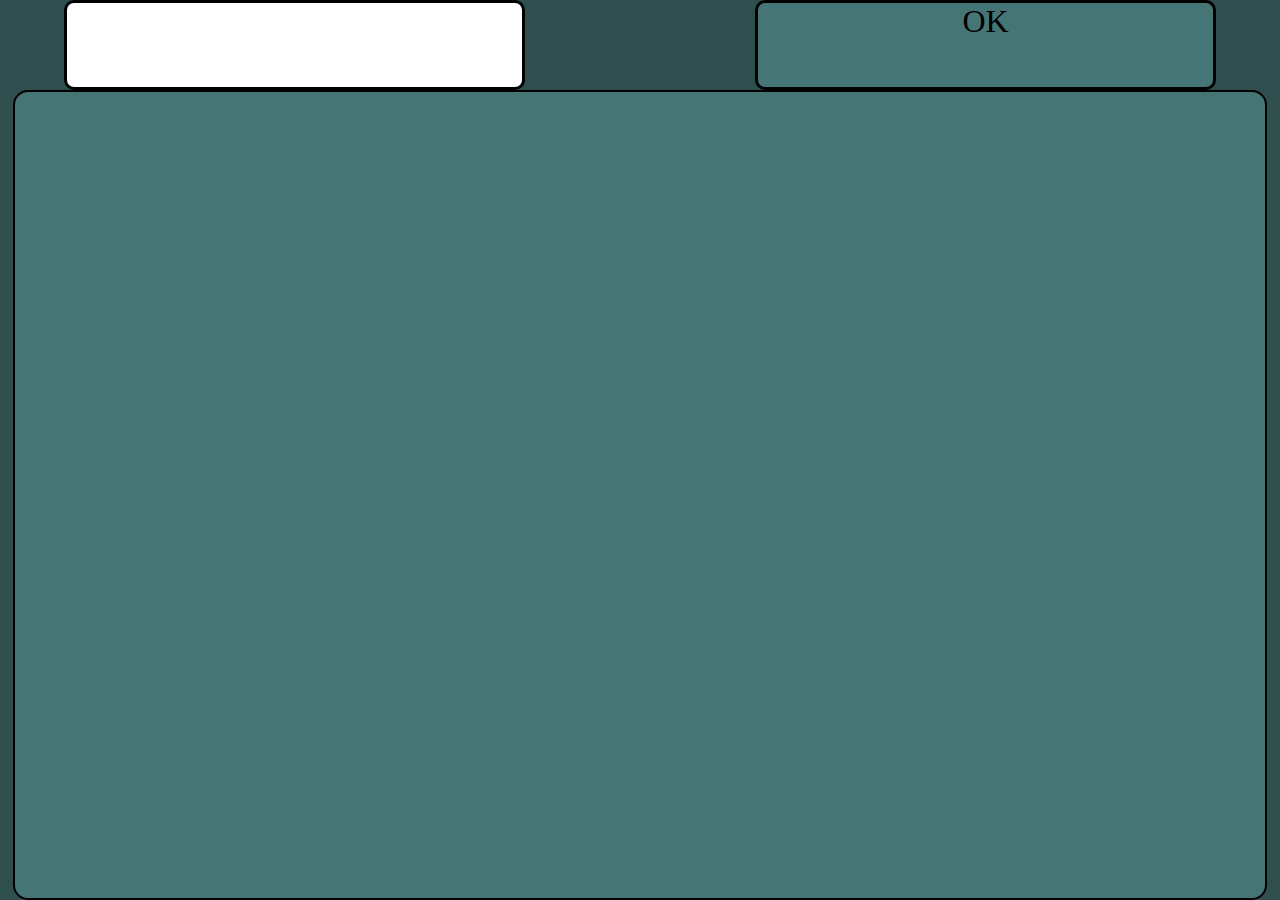
<file: Ajax 4 youtube1/index.html>
<!DOCTYPE html>
<html lang="en">

<head>
    <meta charset="UTF-8">
    <meta http-equiv="X-UA-Compatible" content="IE=edge">
    <meta name="viewport" content="width=device-width, initial-scale=1.0">
    <link rel="stylesheet" href="./style.css">
    <title>fetch</title>
</head>

<body>
    <div class="container">
        <div class="ids inpBtn">
            <input id="input" type="text">
            <div class="ok" id="ok" >OK</div>
        </div>
        <div class="main" id="main"></div>
    </div>
    <script src="./jquery-3.7.0.min.js"></script>
    <script src="./script.js"></script>
</body>

</html>
</file>
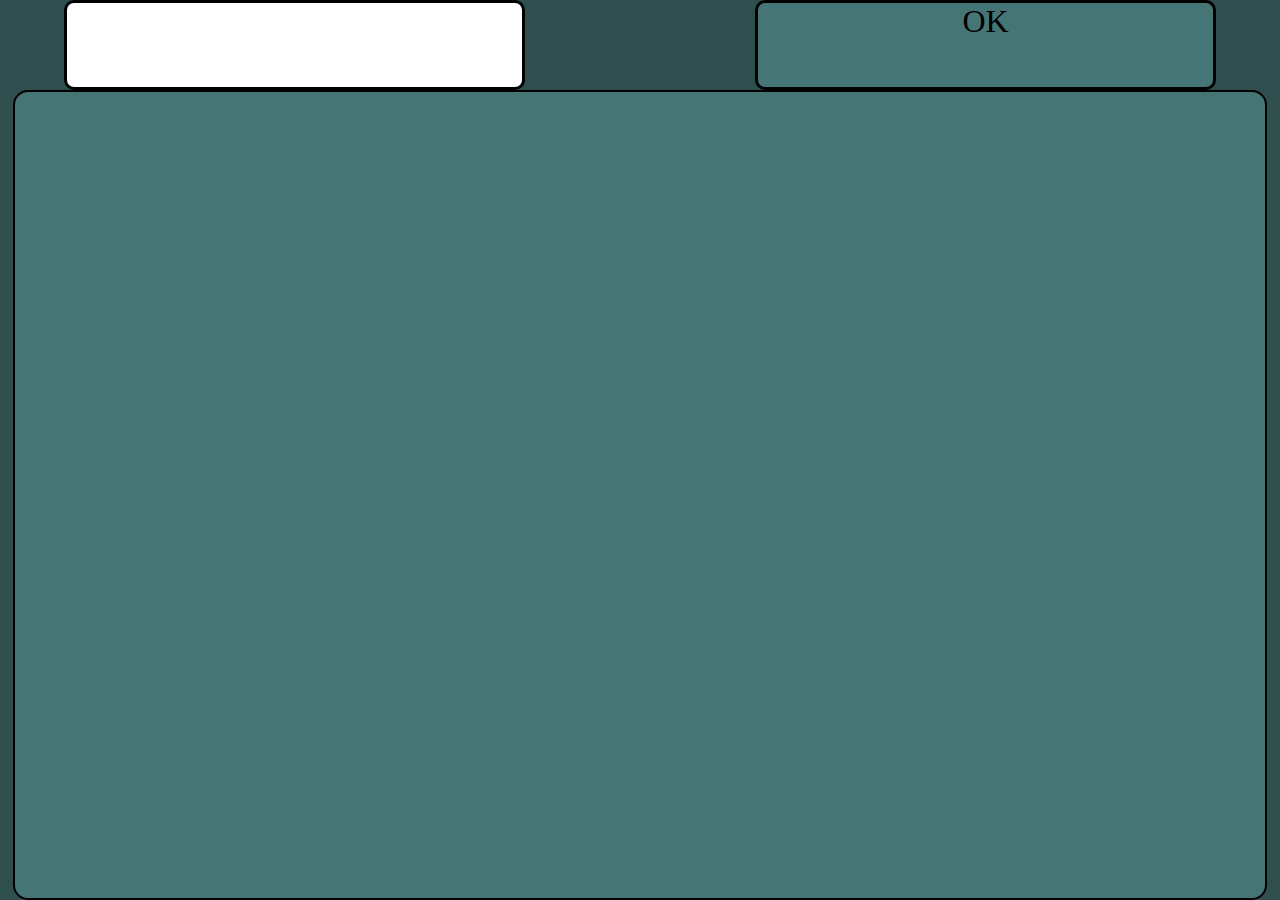
<file: Ajax 5 youtube2/index.html>
<!DOCTYPE html>
<html lang="en">

<head>
    <meta charset="UTF-8">
    <meta http-equiv="X-UA-Compatible" content="IE=edge">
    <meta name="viewport" content="width=device-width, initial-scale=1.0">
    <link rel="stylesheet" href="./style.css">
    <title>fetch</title>
</head>

<body>
    <div class="container">
        <div class="ids inpBtn">
            <input id="input" type="text">
            <div class="ok" id="ok">OK</div>
        </div>
        <div class="main" id="main"></div>
    </div>















    <script src="./jquery-3.7.0.min.js"></script>
    <script src="./script.js"></script>
</body>

</html>
</file>
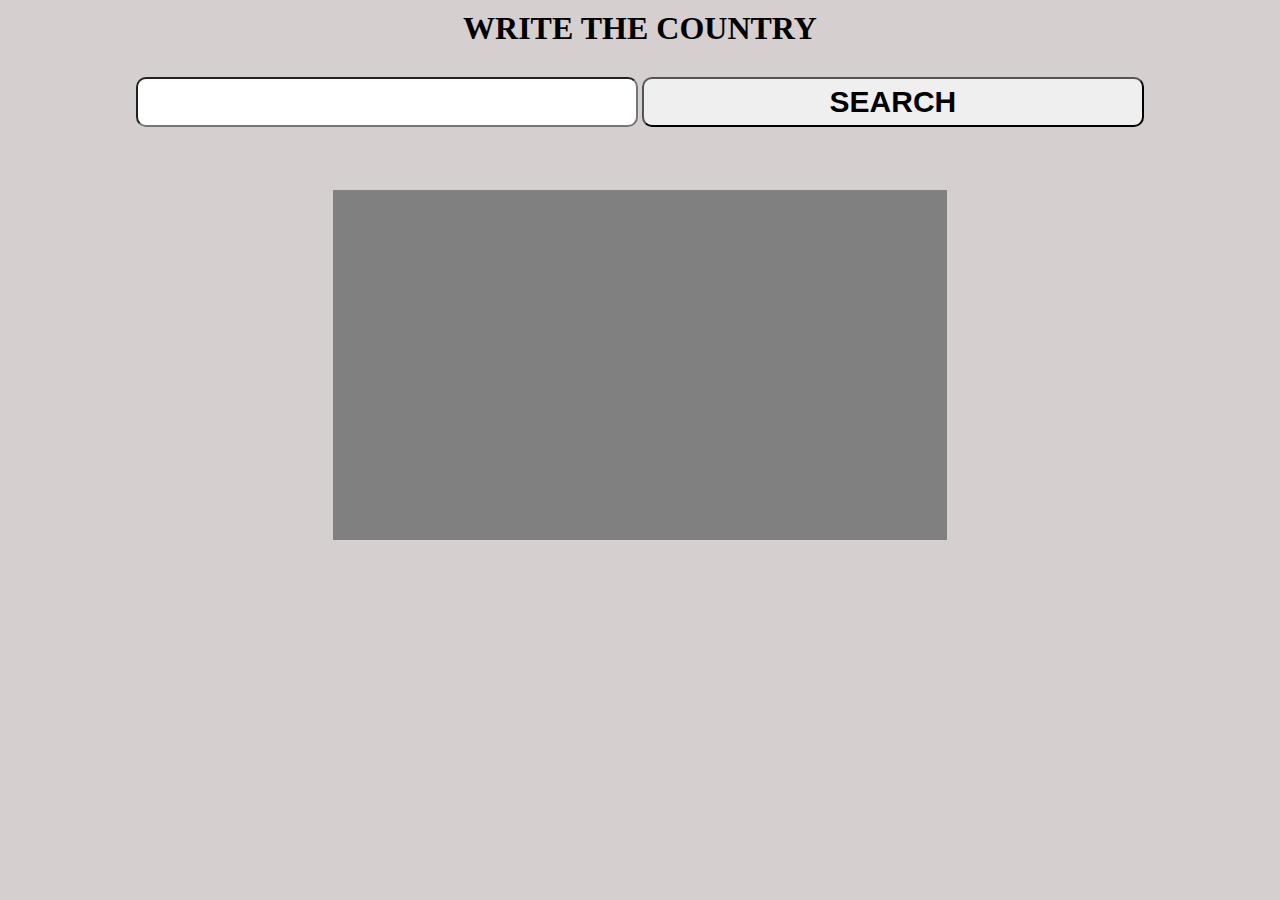
<file: Ajax 6 weather/index.html>
<!DOCTYPE html>
<html lang="en">

<head>
    <meta charset="UTF-8">
    <meta name="viewport" content="width=device-width, initial-scale=1.0">
    <title>Weather</title>
    <link rel="stylesheet" href="./style.css">
</head>

<body>
    <div class="container">
        <div id="top" class="top">
            <h1>Write the country</h1>
            <input id="input" type="text">
            <button id="ok">SEARCH</button>
        </div>
        <div id="display" class="display">
            <p id="pCity"></p>
            <p id="pShort"></p>
            <p id="pTemp"></p>
        </div>
    </div>








    <script src="./jquery-3.7.0.min.js"></script>
    <script src="./script.js"></script>
</body>

</html>
</file>
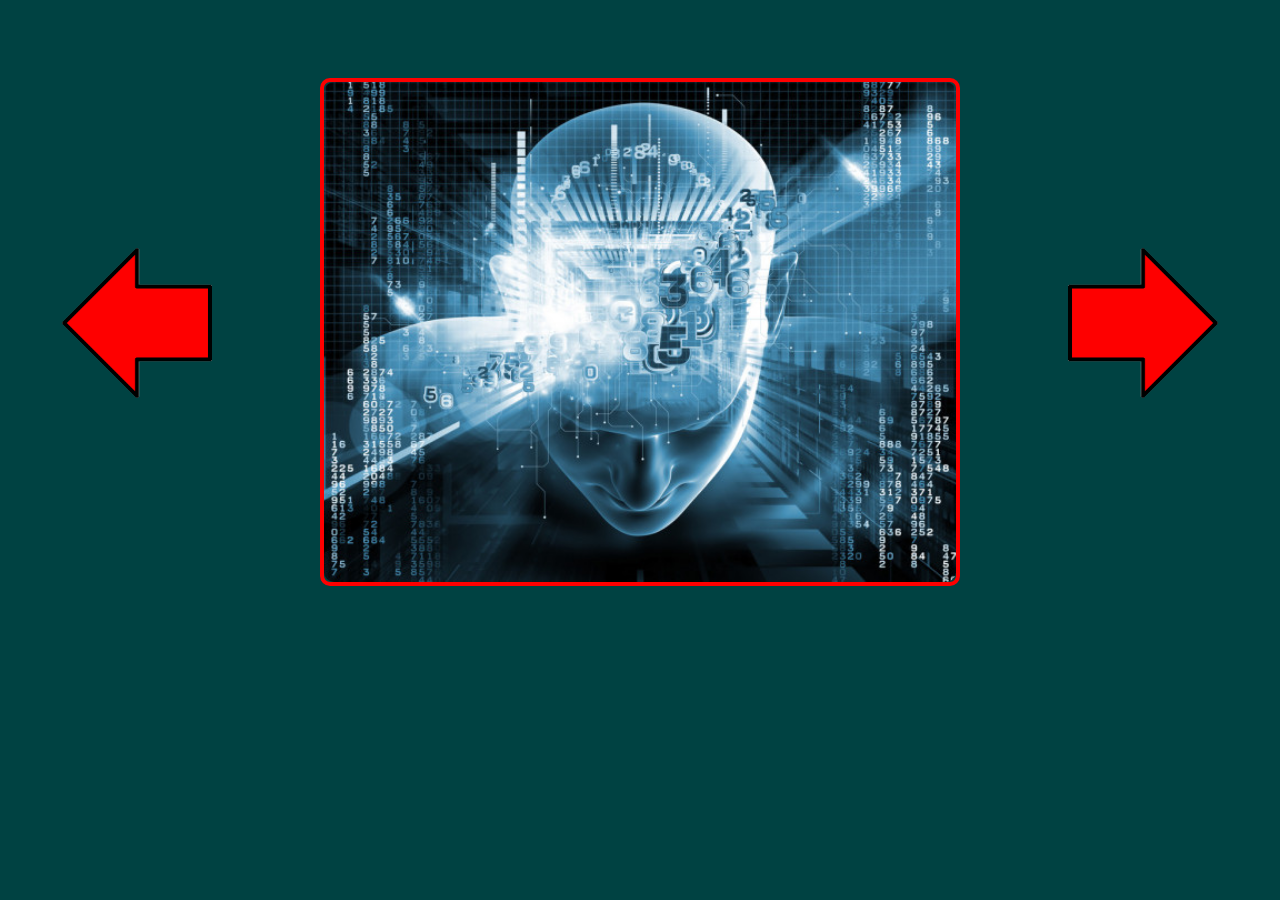
<file: jQuery Carousell 2/index.html>
<!DOCTYPE html>
<html lang="en">
<head>
    <meta charset="UTF-8">
    <meta name="viewport" content="width=device-width, initial-scale=1.0">
    <title>jQuery carousell 1</title>
</head>
<body>

    <script src="./jquery_min.js"></script>
    <script src="./script.js"></script>
    
</body>
</html>
</file>
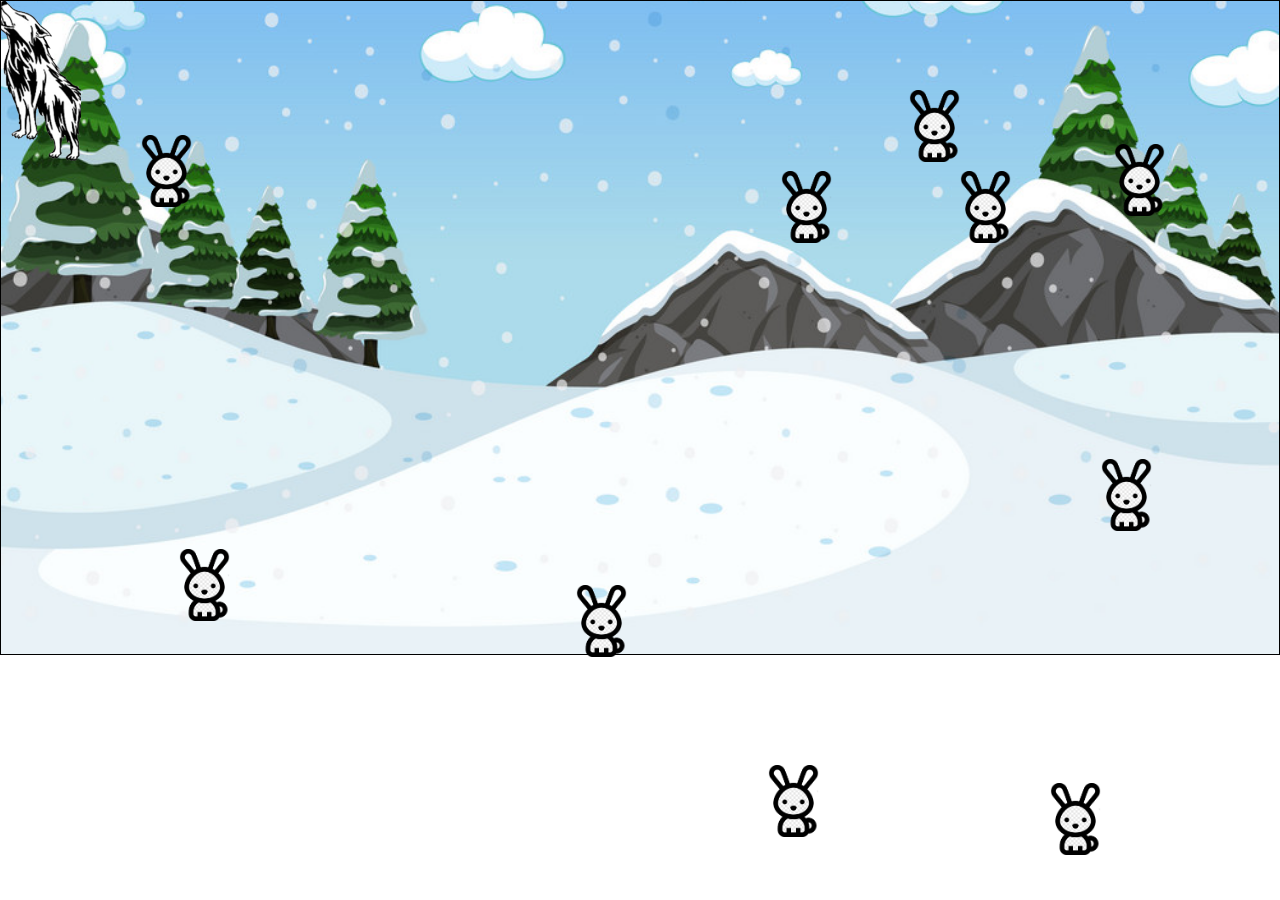
<file: JS DOM 11 Woolf/index.html>
<!-- <!DOCTYPE html> -->
<html lang="en">

<head>
    <meta charset="UTF-8">
    <meta http-equiv="X-UA-Compatible" content="IE=edge">
    <meta name="viewport" content="width=device-width, initial-scale=1.0">
    <title>Wolf game</title>
    <link rel="stylesheet" href="./style.css">
</head>

<body>
    <div id="field">
        <!-- <img src="./bg.jpg"> -->
        <div id="wolf">
        </div>
        <div class="rab" id="rabbit1" onmouseover="f(id)"></div>
        <div class="rab" id="rabbit2" onmouseover="f(id)"></div>
        <div class="rab" id="rabbit3" onmouseover="f(id)"></div>
        <div class="rab" id="rabbit4" onmouseover="f(id)"></div>
        <div class="rab" id="rabbit5" onmouseover="f(id)"></div>
        <div class="rab" id="rabbit6" onmouseover="f(id)"></div>
        <div class="rab" id="rabbit7" onmouseover="f(id)"></div>
        <div class="rab" id="rabbit8" onmouseover="f(id)"></div>
        <div class="rab" id="rabbit9" onmouseover="f(id)"></div>
        <div class="rab" id="rabbit10" onmouseover="f(id)"></div>
    </div>







    <script src="./script.js"></script>
</body>

</html>
</file>
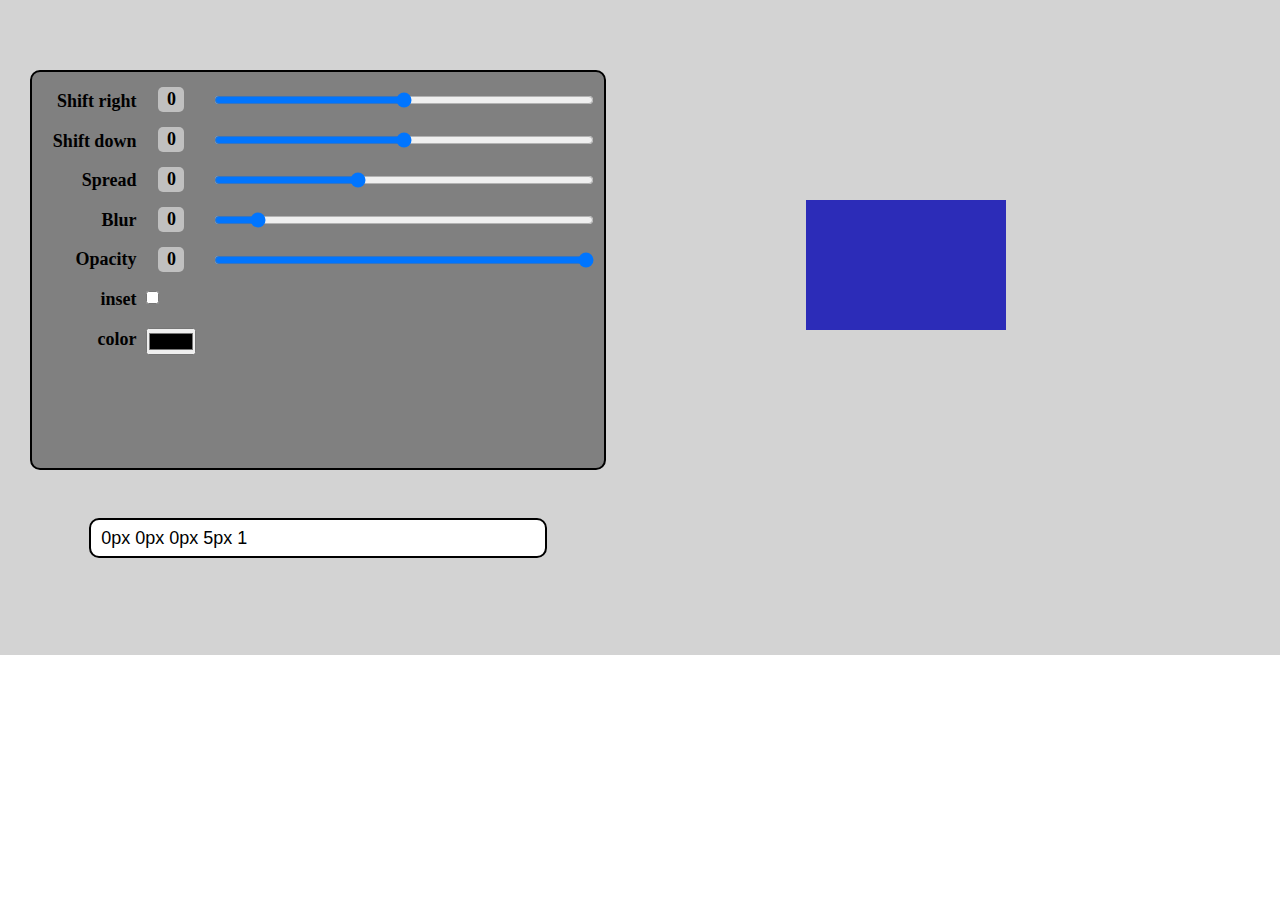
<file: JS DOM 16 box shadow generator/index.html>
<!DOCTYPE html>
<html lang="en">

<head>
    <meta charset="UTF-8">
    <meta http-equiv="X-UA-Compatible" content="IE=edge">
    <meta name="viewport" content="width=device-width, initial-scale=1.0">
    <title>box shadow generator</title>
    <link rel="stylesheet" href="./style.css">
</head>

<body>
    <div class="container">
        <div class="ranges">
            <div class="t">
                <p>Shift right</p>
                <p>Shift down</p>
                <p>Spread</p>
                <p>Blur</p>
                <p>Opacity</p>
                <p>inset</p>
                <p>color</p>
            </div>
            <div class="b">
                <!-- <input type="button" class="bb" id="sr"> -->
                <div id="sr" class="bb">0</div>
                <div id="sd" class="bb">0</div>
                <div id="sp" class="bb">0</div>
                <div id="bl" class="bb">0</div>
                <div id="op" class="bb">0</div><br>
                <input type="checkbox" id="ptichka" onchange="fr()"><br>
                <input class="color" id="color" value="#000000" onchange="fr()" type="color">
            </div>
            <div class="inputs">
                <input class="rrr" type="range" oninput="fr()" max="50" min="-50" step="1" value="0" id="shiftRight">
                <input class="rrr" type="range" oninput="fr()" max="50" min="-50" step="1" value="0" id="shiftDown">
                <input class="rrr" type="range" oninput="fr()" max="50" min="-30" step="1" value="0" id="spread">
                <input class="rrr" type="range" oninput="fr()" max="50" min="0" step="1" value="5" id="blurr">
                <input class="rrr" type="range" oninput="fr()" max="1" min="0" step="0.01" value="1" id="opacity">
            </div>
            <input id="display" type="text">
        </div>
        <div class="testing" id="test"></div>
    </div>
    <script src="./script.js"></script>
</body>

</html>
</file>
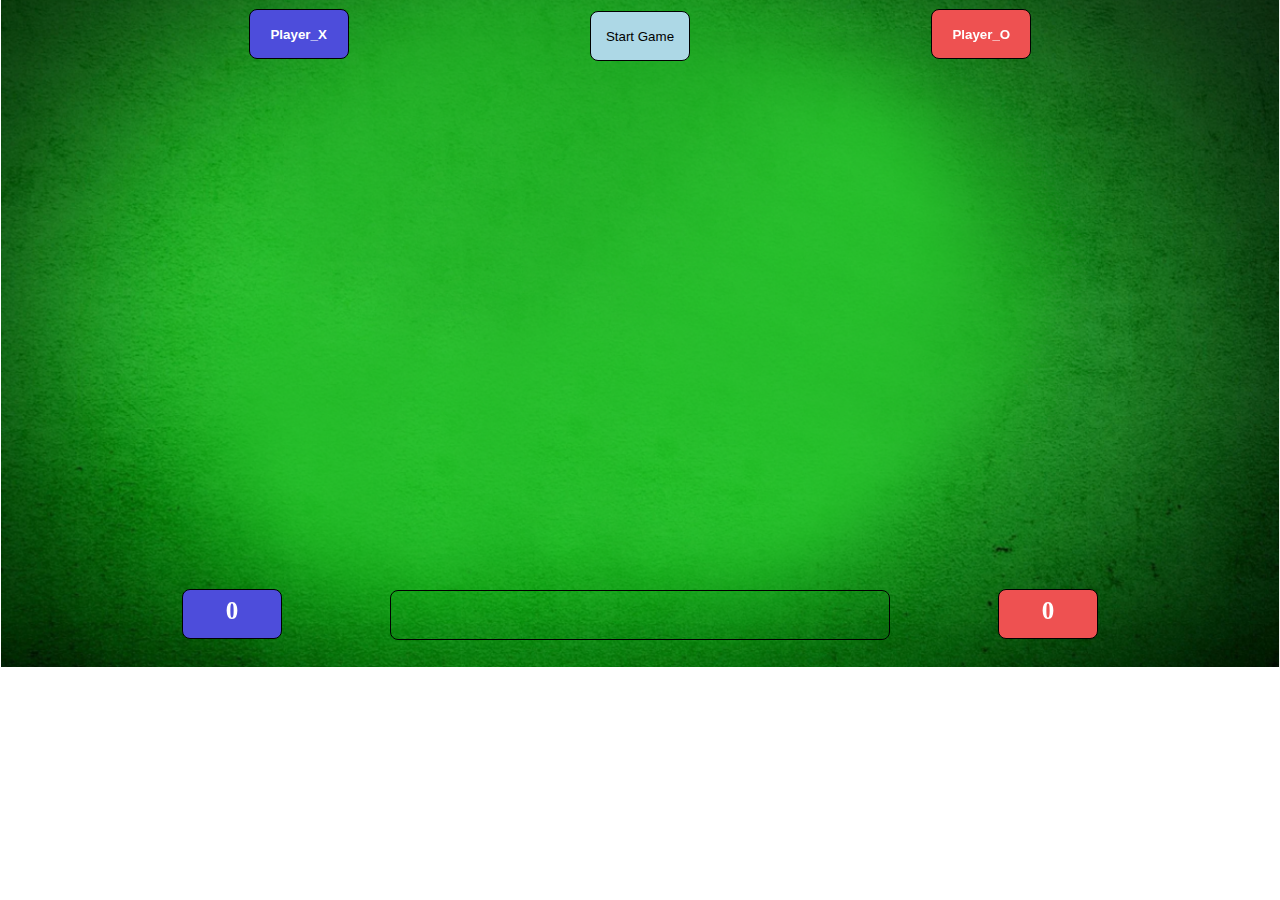
<file: JS DOM 7 tic tac toe/index.html>
<!DOCTYPE html>
<html lang="en">

<head>
    <meta charset="UTF-8">
    <meta http-equiv="X-UA-Compatible" content="IE=edge">
    <meta name="viewport" content="width=device-width, initial-scale=1.0">
    <title>new tic tac toe </title>
    <link rel="stylesheet" href="./style.css">
</head>

<body>
    <div id="header">
        <input id="playerX" type="text" class="name" placeholder="Player_X">
        <button id="start">Start Game</button>
        <input id="playerO" type="text" class="name" placeholder="Player_O">
    </div >
    <div id="tbl">
        
    </div>
    <div id="footer">
        <div id="x_win" class="win_box name"></div>
        <div id="player_turn"></div>
        <div id="o_win" class="win_box name"></div>
    </div>
    <div id="winBox"></div>





    <script src="./script.js"></script>

</body>

</html>
</file>
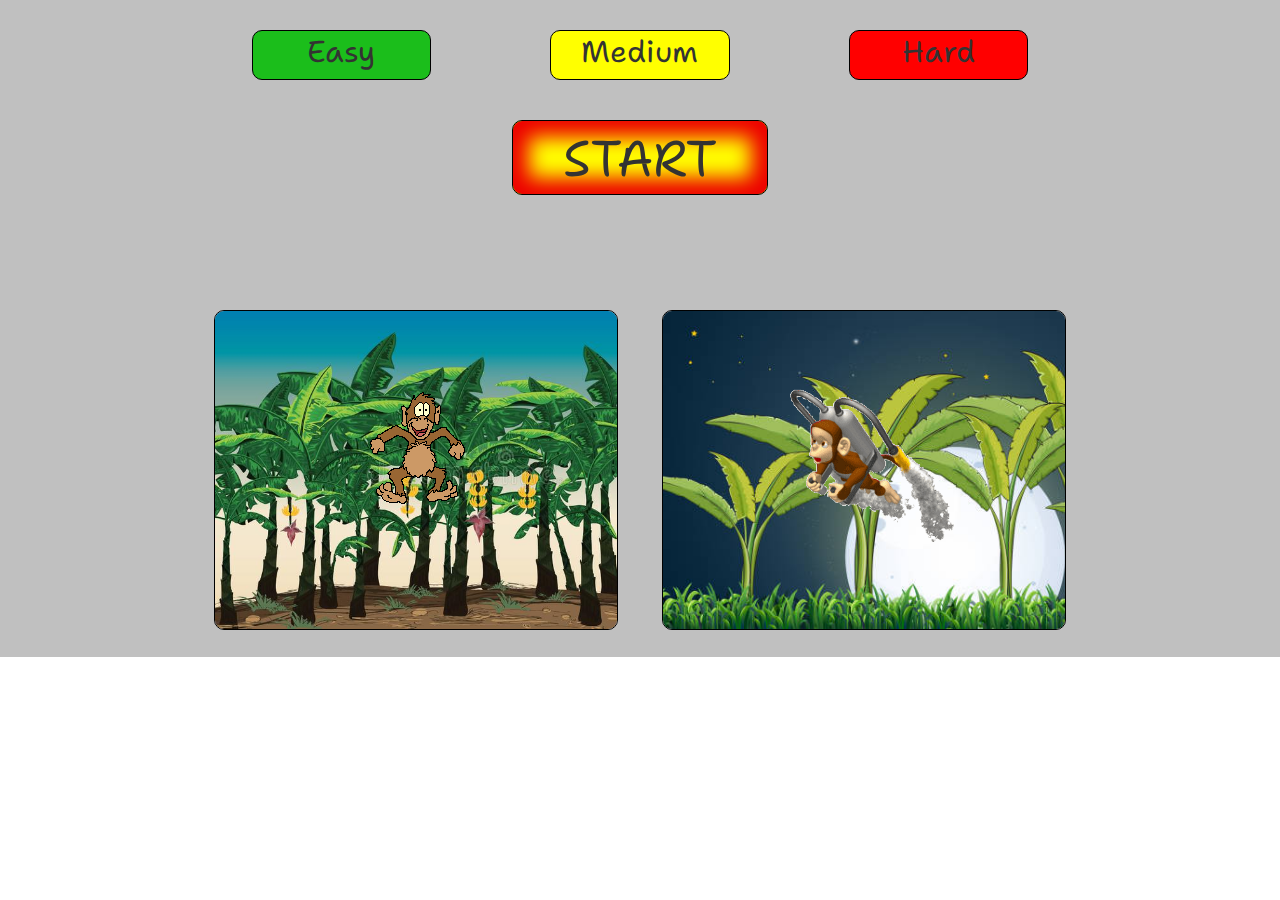
<file: JS KAPIK 1/index.html>
<html>

<head>
	<title>Kapik</title>
	<link rel='stylesheet' href='style.css'>
	<link rel='stylesheet' href='css/bootstrap.css'>
	<link href="https://fonts.googleapis.com/css2?family=Shantell+Sans&display=swap" rel="stylesheet">
</head>

<body>
	<div class="xx1" id="xx1">
		<div class="dufuculty" id="dificulty">
			<div class="easy box" id="easy" onclick="fr(id)">Easy</div>
			<div class="medium box" id="medium" onclick="fr(id)">Medium</div>
			<div class="hard box" id="hard" onclick="fr(id)">Hard</div>
		</div>
		<div class="start" id=start>START</div>
		<div class="talk" id="talk"></div>
		<div class="bg" id="bg">
			<div class="bg1 bgbg" id="bg1" onclick="gr(id)">
				<img src="./bg1.jpg" alt="" height="100%">
				<img class="sk sk1" src="m1.gif" alt="">
			</div>
			<div class="bg2 bgbg" id="bg2" onclick="gr(id)">
				<img src="./bg2.jpg" alt="" height="100%">
				<img class="sk sk2" src="./m2.gif" alt="">
			</div>
		</div>
	</div>


	<div class="xx2" id="xx2">
		<div class='a'>
			<!-- score -->
			<div class='a1' id='a1'></div>
			<!-- time -->
			<div class='a2' id='a2'></div>
			<div class="menu" id="menu"> Menu </div>
			<div class="winScore" id="winScore">Win:</div>
			<div class="loseScore" id="loseScore">Lose:</div>
		</div>
		<div class="kkkk">
			<div class="kk wsad">
			</div>
			<div class="kk arrow">
			</div>
			<div class="kk enter"></div>
			<div class="kk space"></div>
			<div class="kk esc"></div>





		</div>

		<!-- banana -->
		<div class='q' id='q'><img src='b.gif' width='100%'></div>
		<div class='q' id='q1'><img src='b.gif' width='100%'></div>
		<div class='q' id='q2'><img src='b.gif' width='100%'></div>
		<div class='q' id='q3'><img src='b.gif' width='100%'></div>
		<div class='q' id='q4'><img src='b.gif' width='100%'></div>
		<div class='q' id='q5'><img src='b.gif' width='100%'></div>
		<!-- monkey -->
		<div class='q6' id='q6'></div>
		<!-- game over -->
		<div class='q7' id='q7'><img src='3.png' width='100%'></div>
		<!-- you win -->
		<div class='q8' id='q8'><img src='4.png' width='100%'></div>
		<button id="newGame" class="newGame">New Game</button>
	</div>
	<script src='script.js'></script>
	<script src='js/jquery-3.3.1.min.js'></script>
	<script src='js/bootstrap.js'></script>
</body>

</html>
</file>
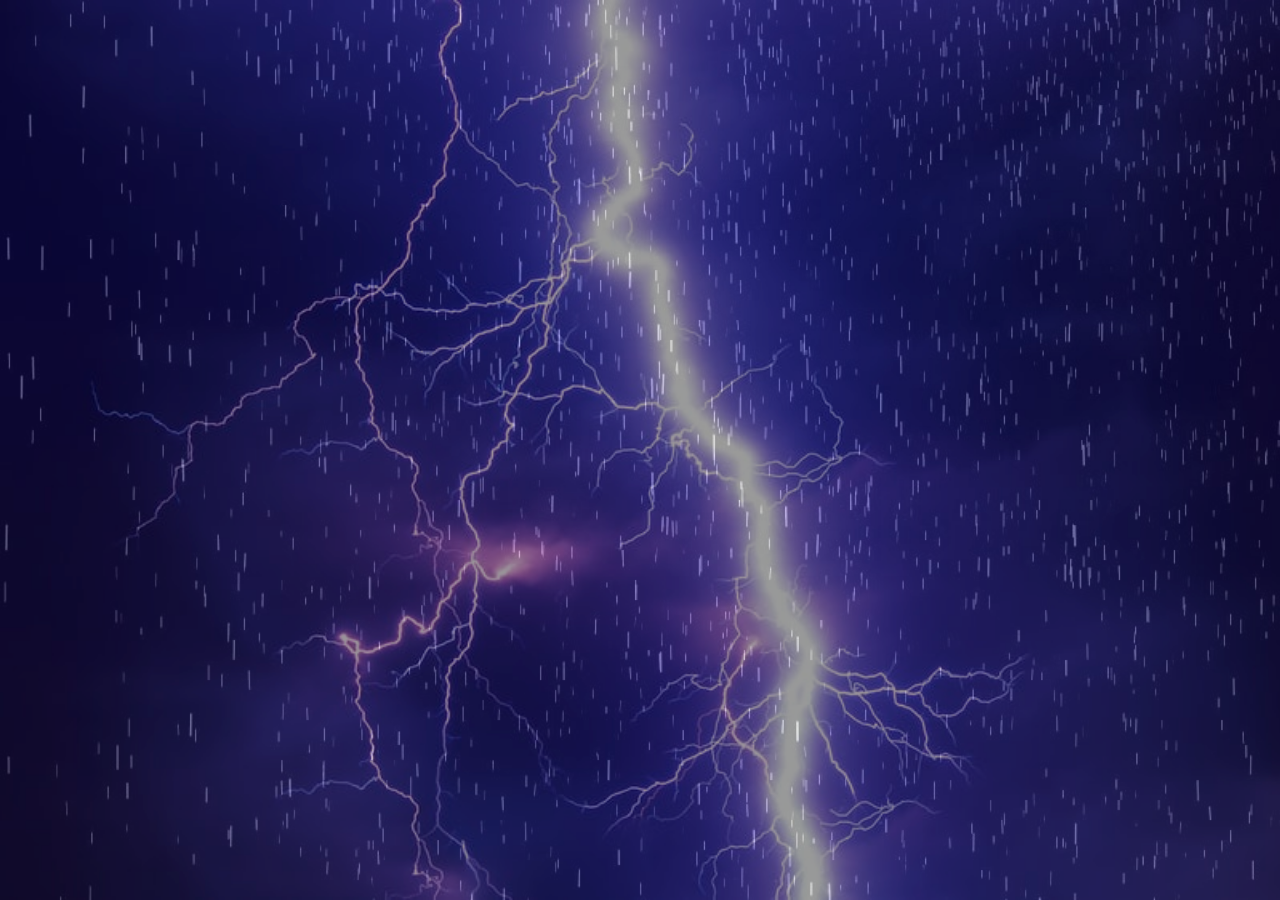
<file: Das 15 andzrev/andzrev.html>
<!DOCTYPE html>
<html lang="en">

<head>
    <meta charset="UTF-8">
    <meta http-equiv="X-UA-Compatible" content="IE=edge">
    <meta name="viewport" content="width=device-width, initial-scale=1.0">
    <title>Andzrev</title>
    <link rel="stylesheet" href="andzrev.css">
</head>

<body>
    
    <div class="kaycak"></div>
    <div class="andzrev"></div>

</body>

</html>
</file>
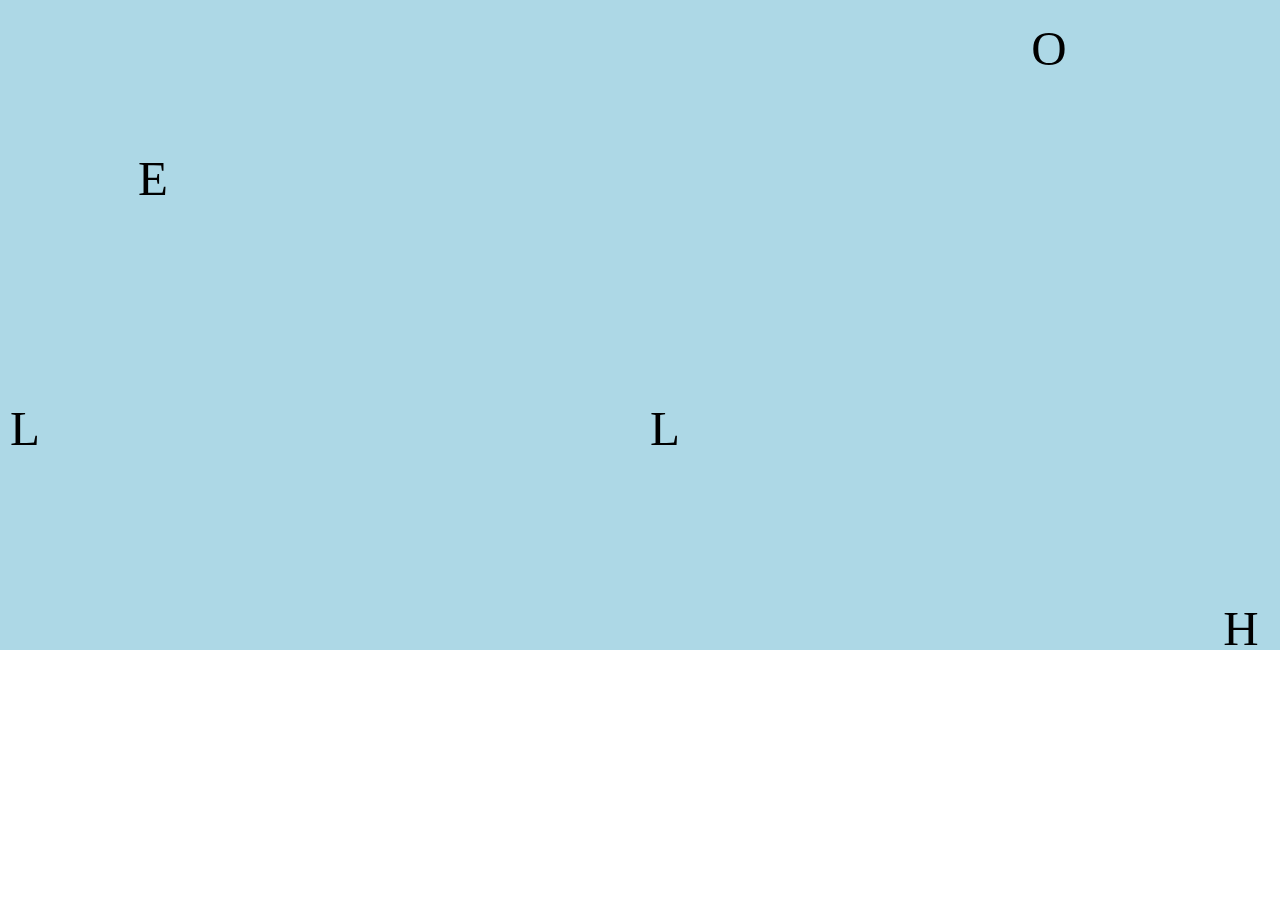
<file: Hello/hello.html>
<!DOCTYPE html>
<html lang="en">
<head>
    <meta charset="UTF-8">
    <meta http-equiv="X-UA-Compatible" content="IE=edge">
    <meta name="viewport" content="width=device-width, initial-scale=1.0">
    <title>Hello</title>
    <link rel="stylesheet" href="hello.css">
</head>
<body>
    <div class="container">
        <div class="a h">H</div>
        <div class="a e">E</div>
        <div class="a l">L</div>
        <div class="a ll">L</div>
        <div class="a o">O</div>
    </div>
    
</body>
</html>
</file>
<file: Ajax 4 youtube1/style.css>
* {
    padding: 0;
    margin: 0;
    box-sizing: border-box;
}

body {
    background-color: darkslategray;
}

.container {
    width: 100%;
    height: 100vh;
    background-color: darkslategray;
    display: flex;
    justify-content: center;
    flex-wrap: wrap;
    align-content: space-between;
}

.ids {
    width: 90%;
    height: 10vh;
    display: flex;
    justify-content: space-between;
}

#input {
    width: 40%;
    text-align: center;
    border: 3px solid black;
    font-size: 30px;
    border-radius: 10px;
    font-weight: 600;
}

.ok {
    width: 40%;
    text-align: center;
    border: 3px solid black;
    font-size: 32px;
    border-radius: 10px;
    background-color: rgb(70, 117, 117);
}

.main {
    width: 98%;
    height: 90vh;
    border: 2px solid black;
    border-radius: 15px;
    background-color: rgb(70, 117, 117);
    display: flex;
    justify-content: space-between;
    flex-wrap: wrap;
    /* align-content: space-around; */
    overflow: auto;
}

.main div {
    width: 30%;
    height: 300px;
    border: solid 2px black;
    border-radius: 15px;
    margin: 10px;
    overflow: hidden;
}

.main div iframe {
    width: 90%;
    height: 200px;
    margin-left: 5%;
    margin-top: 15px;
    border-radius: 15px;
}
.main div p {
    font-size: 12px;
    text-align: center ;
}
.main div h4 {
    text-align: center ;

}
</file>
<file: Ajax 5 youtube2/style.css>
* {
    padding: 0;
    margin: 0;
    box-sizing: border-box;
}

body {
    background-color: darkslategray;
}

.container {
    width: 100%;
    height: 100vh;
    background-color: darkslategray;
    display: flex;
    justify-content: center;
    flex-wrap: wrap;
    align-content: space-between;
}

.ids {
    width: 90%;
    height: 10vh;
    display: flex;
    justify-content: space-between;
}

#input {
    width: 40%;
    text-align: center;
    border: 3px solid black;
    font-size: 30px;
    border-radius: 10px;
    font-weight: 600;
}

.ok {
    width: 40%;
    text-align: center;
    border: 3px solid black;
    font-size: 32px;
    border-radius: 10px;
    background-color: rgb(70, 117, 117);
}

.main {
    width: 98%;
    height: 90vh;
    border: 2px solid black;
    border-radius: 15px;
    background-color: rgb(70, 117, 117);
    display: flex;
    justify-content: space-between;
    flex-wrap: wrap;
    /* align-content: space-around; */
    overflow: auto;
}

.main div {
    width: 30%;
    height: 300px;
    border: solid 2px black;
    border-radius: 15px;
    margin: 10px;
    overflow: hidden;
}

/* .main div iframe {
    width: 90%;
    height: 200px;
    margin-left: 5%;
    margin-top: 15px;
    border-radius: 15px;
} */
/* .main div p {
    font-size: 12px;
    text-align: center ;
} */
.main div a {
    width: 100%;
    height: 300px;
    /* cursor: pointer; */
}

.main div a h4 {
    text-align: center;
}

.main div a img {
    width: 90%;
    height: 200px;
    margin-left: 5%;
    margin-top: 15px;
    border-radius: 15px;
    border: 1px solid rgb(0, 0, 0);
    background-color: black;
}
</file>
<file: Ajax 6 weather/style.css>
* {
    margin: 0;
    padding: 0;
    box-sizing: border-box;
}

body {
    background-color: rgb(214, 207, 207);
}

.container {
    width: 80%;
    height: 500px;
    margin-left: 10%;

}

.top {
    margin: 0 auto;
    margin-top: 10px;
    width: 100%;
    height: 100px;
    text-transform: uppercase;
    text-align: center;
}

#input {
    margin-top: 30px;
    width: 49%;
    height: 50px;
    font-size: 30px;
    padding-left: 20px;
    border-radius: 10px;
    text-align: center;
    font-weight: bold;
}

#ok {
    width: 49%;
    height: 50px;
    text-align: center;
    font-size: 30px;
    font-weight: bold;
    border-radius: 10px;
}

.display {
    width: 60%;
    margin-left: 20%;
    height: 350px;
    padding-top: 30px;
    padding-left: 30px;
    margin-top: 80px;
    font-size: 40px;
    font-weight: bold;
    background-color: gray;

}
p{
    margin-top: 20px;
}
</file>
<file: JS DOM 11 Woolf/style.css>
*{
    margin:0;
    padding:0;
    box-sizing: border-box;
    width:100%;
    height:100%;
    overflow: hidden;
}

#field{
    width:100%;
    height:655px;
    border:1px solid black;
    background-image: url(./bg.jpg);
    background-size: cover;
    background-position-y: center;
    background-repeat: no-repeat;
}

.rab{
    position:absolute;
    width: 4%;
    background-image: url(./Rabbit.png);
    background-size: contain;
    background-repeat: no-repeat;
    transition: 0.1s;
}

#wolf{
    position:absolute;
    width:80px;
    height:160px;
    /* background-color: black; */
    background-image: url(./wolf.png);
    background-size: cover;
    background-repeat: no-repeat;

}
</file>
<file: JS DOM 16 box shadow generator/style.css>
* {
    margin: 0;
    padding: 0;
    box-sizing: border-box;
}

.container {
    background-color: lightgray;

    width: 100%;
    height: 655px;
    /* border:dashed 2px red; */

}

.ranges {
    background-color: gray;
    width: 45%;
    height: 400px;
    margin-top: 70px;
    margin-left: 30px;
    border: 2px solid black;
    border-radius: 10px;
    float: left;
}

.testing {
    margin-left: 200px;
    margin-top: 200px;
    float: left;
    width: 200px;
    height: 130px;
    /* border: 1px solid red; */
    background-color: rgb(44, 44, 184);
    /* box-shadow: rgba(red, green, blue, alpha); */
    /* -webkit-box-shxadow: 5px 5px 15px 5px #000000; */
    /* box-shadow: 5px 5px 15px 5px #000000; */
    
}

.t {
    padding-top: 5px;
    float: left;
    width: 20%;
    height: 100%;
    /* background-color: aquamarine; */
    color: black;
    font-size: 18px;
    font-weight: bold;
    margin-top: 5px;
    line-height: 2.2;
    text-align: right;
    padding-right: 10px;

}

.b {
    float: left;
    width: 50px;
    height: 100%;


}

.bb {
    margin: 0 auto;
    width: 26px;
    height: 25px;
    background-color: silver;
    color: black;
    font-size: 18px;
    font-weight: bold;
    margin-top: 15px;
    border-radius: 5px;
    cursor: pointer;
    text-align: center;
    line-height: 1.4;
}

.inputs {
    width: 70%;
    height: 100%;
    /* background-color: aquamarine; */
    float: right;
}

.rrr {
    width: 95%;
    margin-left: 2.5%;
    margin-top: 20px;
    /* height: 20px; */
}

.color {
    margin-top: 20px
    
}

#ptichka {
    margin-top: 0px;
}

#display {
    width: 80%;
    height: 40px;
    margin-left: -10%;
    margin-top: 50px;
    border: 2px solid black;
    border-radius: 10px;
    font-size: large;
    padding-left: 10px;
}
</file>
<file: JS DOM 7 tic tac toe/style.css>
*{
    margin: 0;;
    padding: 0;
    box-sizing: border-box;
}
body{
    background-image: url(./Untitled.png);
    background-position: center;
    background-repeat: no-repeat;
    background-size: cover;
    position: relative;
    width: 80%;
    height: 650px;
    display: flex;
    justify-content: space-between;
    margin:0 auto;
}
#header{
    position: fixed;
    width:80%;
    height: 65px;
    height:70px;
    display: flex;
    justify-content: space-around;
    margin:0 auto;
   

}
.name{
    margin-top:9px;
    height:50px;
    width:100px;
    text-align: center;
    color:white;
    font-weight: bolder;
    border: 1px solid black;
    border-radius: 8px;
    
    

}
.name::placeholder{
    opacity:1;
    color:white;
}

#start{
    margin-top:11px;
    width:100px;
    height:50px;
    border: 1px solid black;
    border-radius: 8px;
    background-color: lightblue;
}
#footer{
    position: fixed;
    width: 80%;
    height: 60px;
    margin: 580px auto;
    display: flex;
    justify-content: space-around;
}
#playerX{
    background-color: rgb(77, 77, 219);
}
#playerO{
    background-color: rgb(238, 81, 81);
}

#x_win{
    background-color: rgb(77, 77, 219);
}
#o_win{
    background-color: rgb(238, 81, 81);
}

.win_box{
    width: 100px;
    height: 50px;
    border: 1px solid black;
    text-align: center;
    font-size: 25px;
    color:white;
    font-weight: bolder;
    text-align: center;
    line-height: 1.7;

}
#player_turn{
    margin-top:10px;
    width: 500px;
    height:50px;
    color:black;
    font-size: 30px;
    border: 1px solid black;
    border-radius: 8px;
    text-align: center;
    line-height: 1.4;
}
table{
    position: absolute;
    margin:20px;
}
td{
    margin-left: 2px;
    width: 150px;
    height: 150px;
    border: 2px solid black;
    border-radius: 5px;
    float:left;
    color:black;
    font-size: 120px;
    text-align: center;
}
#tbl{
    margin:auto;
    width:500px;
    height:500px;
    display: flex;
    justify-content: space-between;
 
}
#winBox{
    position:absolute;
    width:100%;
    height:100%;
    font-size: 150px;
    color:black;
    display: none;
    text-align: center;
    font-weight: bolder;
    line-height: 3;
    transition:1s;
}
</file>
<file: JS KAPIK 1/style.css>
* {
	margin: 0;
	padding: 0;
	box-sizing: border-box;
}

body {
	overflow: hidden;
}

.xx2 {
	background-image: url(0.jpg);
	background-size: contain;
	/* background-attachment: fixed; */
	height: 657px;
	overflow: hidden;
	display: none;
}


.xx1 {
	width: 100%;
	height: 657px;
	background-color: silver;
	justify-content: space-around;
	display: flex;
}

.dufuculty {
	position: absolute;
	top: 30px;
	width: 70%;
	justify-content: space-around;
	/* border:1px solid black; */
	display: flex;
}

.box {
	width: 20%;
	height: 50px;
	border: 1px solid black;
	border-radius: 10px;
	text-align: center;
	font-size: 30px;
	cursor: pointer;
	font-family: 'Shantell Sans', cursive;

}

.easy {
	background-color: rgb(27, 190, 27);
}

.medium {
	background-color: rgb(255, 255, 0);

}

.hard {
	background-color: rgb(255, 0, 0);

}

.talk {
	width: 70%;
	height: 60px;
	/* border: 1px solid black; */
	position: absolute;
	top: 200px;
	border-radius: 10px;
	font-size: 50px;
	text-align: center;
	line-height: 1.5;
	font-family: 'Shantell Sans', cursive;

}

.bg {
	position: absolute;
	height: 340px;
	/* border: 1px solid black; */
	width: 70%;
	top: 300px;
	display: flex;
	justify-content: space-around;
}

.bgbg {
	margin-top: 10px;
	width: 45%;
	height: 320px;
	border: 1px solid black;
	border-radius: 10px;
	overflow: hidden;
	background-position: center;
}

.sk {
	position: absolute;
	/* border:3px solid red; */
	top: 10px;

}

.sk1 {
	left: 18%;
	top: 80px;
}

.sk2 {
	top: 80px;
	width: 20%;
	left: 65%;

}



.a {
	width: 100%;
	height: 50;
	position: relative;
}

.a1 {
	width: 8%;
	height: 50;
	border: solid 3px white;
	border-radius: 5px;
	position: absolute;
	color: white;
	font-size: 30px;
	text-align: center;
}

.a2 {
	width: 8%;
	height: 50;
	border: solid 3px white;
	border-radius: 5px;
	position: absolute;
	left: 20%;
	color: white;
	font-size: 30px;
	text-align: center;
}

.winScore {
	width: 8%;
	height: 50px;
	border: solid 3px white;
	border-radius: 5px;
	position: absolute;
	right: 20%;
	color: white;
	line-height: 1.7;
	font-size: 25px;
	z-index: 20;
}

.loseScore {
	width: 8%;
	height: 50px;
	border: solid 3px white;
	border-radius: 5px;
	position: absolute;
	right: 10%;
	color: white;
	line-height: 1.7;
	font-size: 25px;
	z-index: 20;
}

.q {
	width: 4%;
	position: absolute;
	left: 5%;
}

.q6 {
	width: 100px;
	height: 150px;
	position: absolute;
	left: 45%;
	top: 400px;
	background-size: cover;
	/* transition: 0s; */
	/* border: #ED0000 1px; */

}

.rot{
	animation: ROT 1s linear infinite;
}
@keyframes ROT{
	0%{transform:rotateY(0deg);}
    50%{transform:rotateY(180deg);}
    100%{transform:rotateY(360deg); }
}



.rr {
	display: none;
}

.q7 {
	width: 40%;
	position: absolute;
	left: 30%;
	top: 100px;
	display: none;
	/* opacity: 0; */
}

.q8 {
	width: 40%;
	position: absolute;
	left: 30%;
	top: 300px;
	display: none;
	/* opacity: 0; */
}

.start {
	width: 20%;
	height: 75px;
	position: absolute;
	border: 1px solid black;
	background-color: yellow;
	box-shadow: inset 0px 0px 20px 16px #ED0000;
	border-radius: 10px;
	cursor: pointer;
	overflow: hidden;
	font-size: 50px;
	text-align: center;
	top: 120px;
	left: 40%;
	font-family: 'Shantell Sans', cursive;
	line-height: 1.5;
}

.newGame {
	position: absolute;
	width: 10%;
	height: 50px;
	border: dashed 3px gold;
	border-radius: 5px;
	color: white;
	font-size: 20px;
	background-color: green;
	left: 45%;
	top: 150px;
	display: none;
}

.menu {
	width: 8%;
	height: 50px;
	border: 3px solid white;
	border-radius: 5px;
	color: white;
	font-size: 30px;
	position: absolute;
	z-index: 555;
	overflow: hidden;
	left: 46%;
	top: 5px;
	text-align: center;
	cursor: pointer;
}



/* controls start */

.kkkk {
	position: relative;
	z-index: 55555555555;
	top: 250px;
	left: 0px;
	width: 150px;
	height: 300px;
	border: solid 3px white;
	justify-content: space-between;
	border-radius: 10px;
	opacity: 0.5;
	/* display: flex; */
}
.kk{
	position: absolute;
	width: 100%;
	height: 70px;
	/* border: 1px solid lime; */
	float: left;
	display: column;
	color:black;
	font-size: 20px;
	text-align: center;
	font-weight: bold;
}
.wsad{
	float: left;
	background-image: url(./wasd.png);
	background-size: contain;
	background-repeat: no-repeat;
	background-position: center;
}
.arrow{
	top:70px;
	float: left;
	background-image: url(./arrows.png);
	background-size: contain;
	background-repeat: no-repeat;
	background-position: center;
}
.enter{
	top:140px;
	height: 50px;
	background-image: url(./enter.png);
	background-size: contain;
	background-repeat: no-repeat;
	background-position: center;
}
.space{
	top:190px;
	height: 50px;
	background-image: url(./space.jpg);
	background-size: contain;
	background-repeat: no-repeat;
	background-position: center;
}
.esc{
	top:240px;
	height: 50px;
	background-image: url(./esc.png);
	background-size: contain;
	background-repeat: no-repeat;
	background-position: center;
}




/* controls done */

.xx2 {
	display: none;
}

/* @keyframes */
</file>
<file: Das 15 andzrev/andzrev.css>
* {
    padding: 0;
    margin: 0;
    box-sizing: border-box;
}

body {
    background-image: url(./city.jpeg);
    background-size: cover;
}

.kaycak {
    position: absolute;
    width: 100%;
    height: 100%;
    background-image: url(./2.jpg);
    background-size: cover;
    animation: KAYCAK 5s infinite linear;
}

.andzrev {
    position: absolute;
    opacity: 0.4;
    width: 100%;
    height: 100%;
    background-image: url(./1.jpg);
    background-size: cover;
    animation: ANDZREV 1s infinite linear;
}

@keyframes ANDZREV {
    0% {background-position: 0px 0px;}
    100% {background-position: 300px 500px;}
}

@keyframes KAYCAK {
    0% {
        opacity: 0;
    }

    40% {
        opacity: 0;
    }

    50% {
        opacity: 0.7;
    }

    60% {
        opacity: 0;
    }

    100% {
        opacity: 0;
    }
}
</file>
<file: Hello/hello.css>
*{
    margin: 0;
    padding: 0;
    box-sizing: border-box;
}
.container{
    position: relative;
    width:100%;
    height:650px;
    overflow: hidden;
    background-color: lightblue;

}
.a{
    position:absolute;
    width:50px;
    height:50px;
    font-size: 49px;
    /* background-color: aquamarine; */
    text-align: center;

}
.h{
    top:600px;
    left:95%;
    animation: H 5s linear forwards;
}
@keyframes H {
    0%{top:600px; left:95%;}
    20%{top:1px; left:50%;}
    40%{top:450px; left:1%;}
    60%{top:540px; left:40%;}
    80%{top:200px; left:98%;}
    99%{border:none;}
    100%{top:250px; left:37%; border-bottom: 2px solid black;}
}
.e{
    top:150px;
    left:10%;
    animation: E 7s linear forwards;
}
@keyframes E {
    0%{top:150px; left:10%;}   
    33%{top:540px; left:50%;}
    66%{top:1px; left:95%;}
    98%{top:250px; left:40%;}
    99%{border:none;}
    100%{top:250px; left:40%; border-bottom: 2px solid black;}
}
.l{
    top:400px;
    left:50%;
    animation: L 6s linear forwards;
}
@keyframes L {
    0%{top:400px; left:50%;}
    50%{top:1px; left:90%;}
    99%{border:none;}
    100%{top:250px; left:43%; border-bottom: 2px solid black;}
}
.ll{
    top:400px;
    left:0;
    animation: LL 5s linear forwards;
}
@keyframes LL {
    0%{top:400px; left:0%;}
    10%{top:300px; left:97%;}
    20%{top:150px; left:1%;}
    30%{top:50px; left:97%;}
    40%{top:1px; left:75%;}
    50%{top:560px; left:20%;}
    60%{top:1px; left:1%;}
    70%{top:560px; left:70%;}
    80%{top:1px; left:90%;}
    90%{top:150px; left:97%;}
    99%{border:none;}
    100%{top:250px; left:46%; border-bottom: 2px solid black;}
}
.o{
    top:20px;
    left:80%;
    animation: O 10s linear forwards;
}
@keyframes O {
    0%{top:20px; left:80%;}
    10%{top:540px; left:20%;}
    20%{top:350px; left:95%;}
    30%{top:280px; left:1%;}
    40%{top:1px; left:30%;}
    50%{top:520px; left:60%;}
    60%{top:1px; left:1%;}
    70%{top:200px; left:95%;}
    80%{top:520px; left:75%;}
    90%{top:1px; left:30%;}
    99%{border:none;}
    100%{top:250px; left:49%; border-bottom: 2px solid black;}
}
</file>
